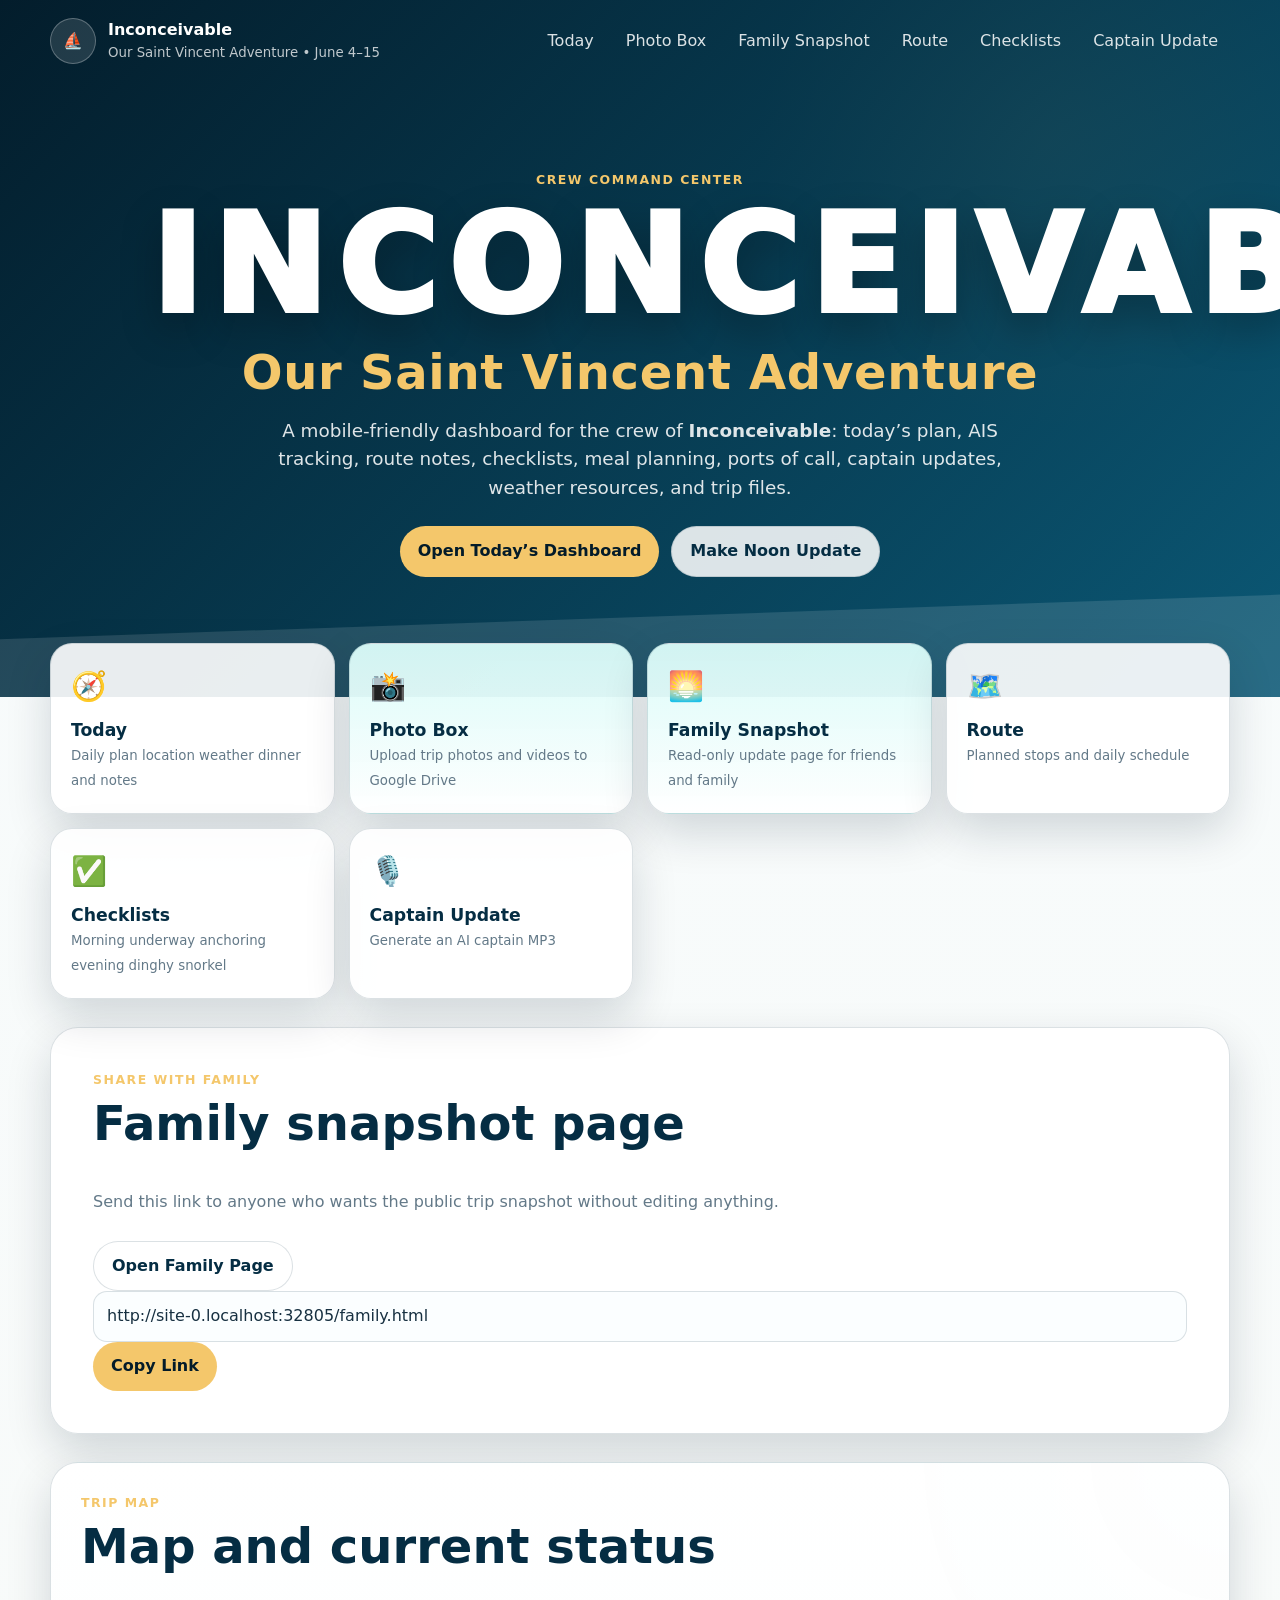
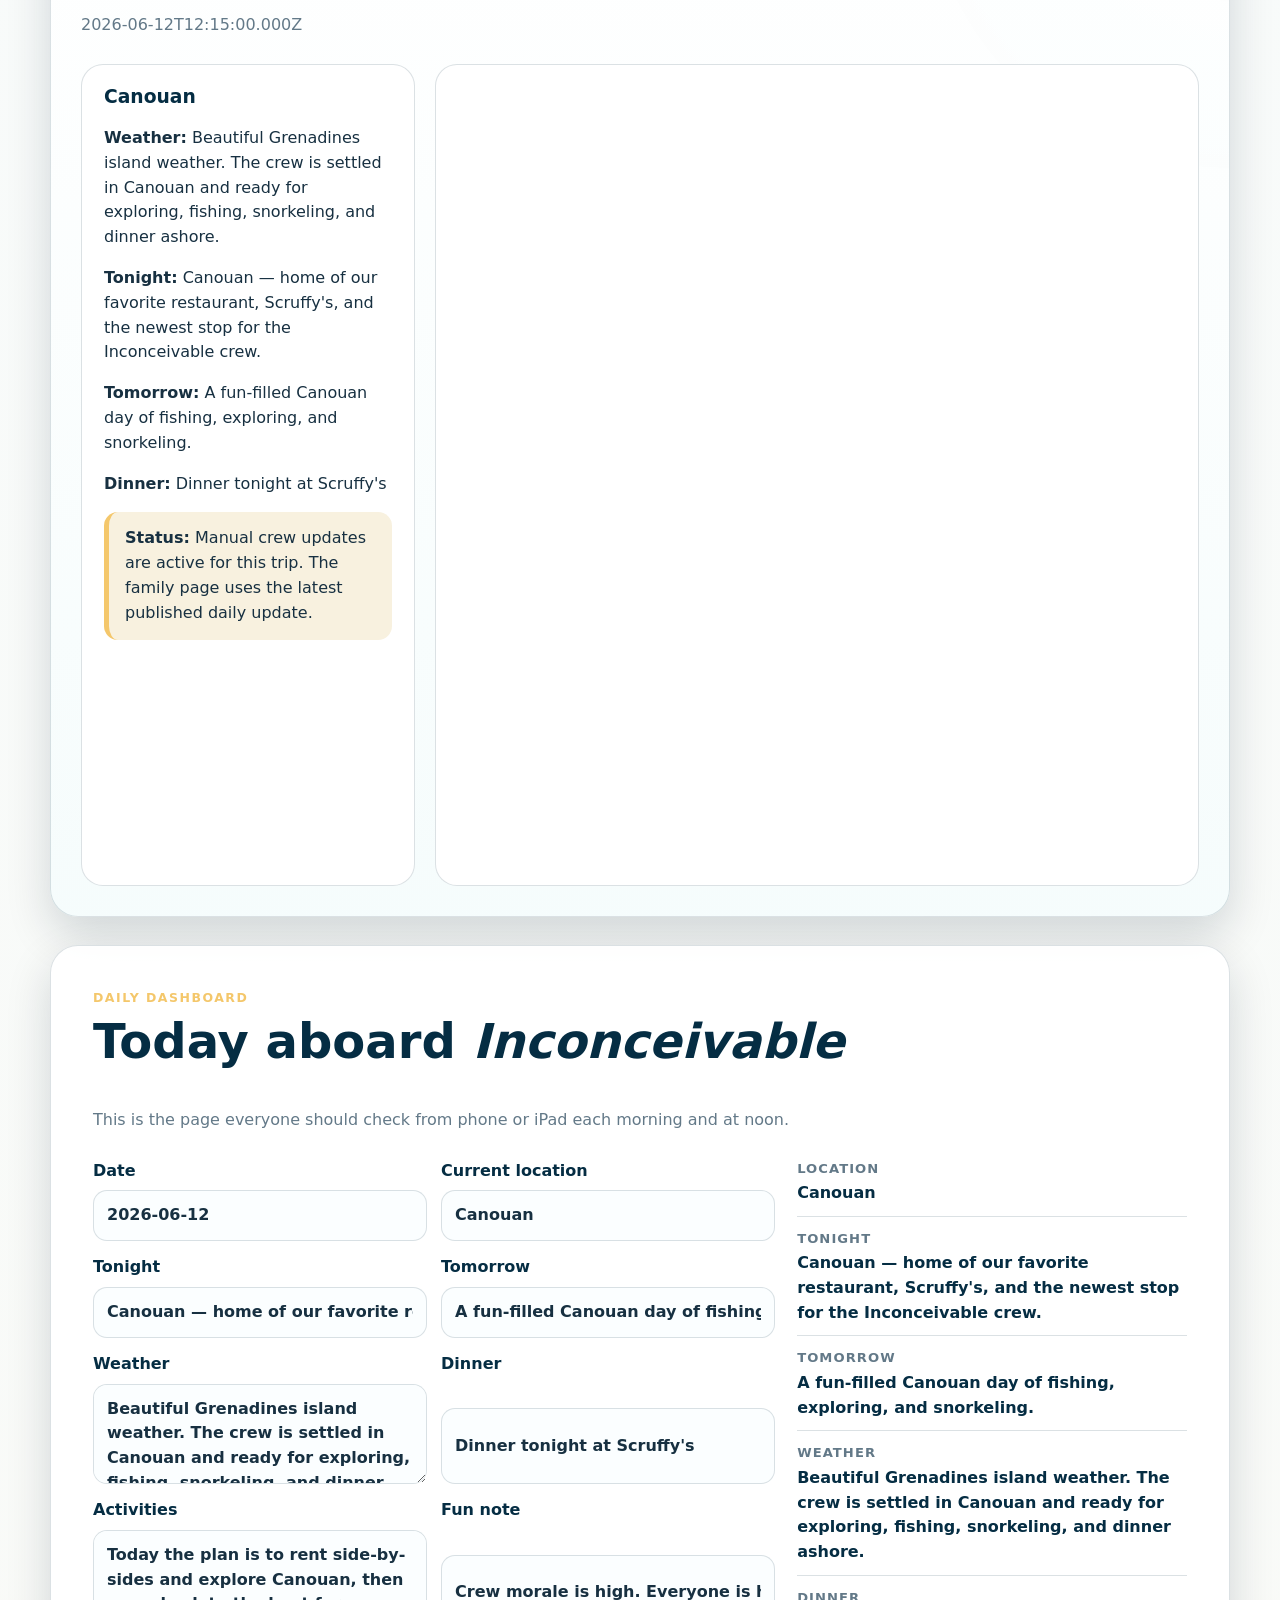
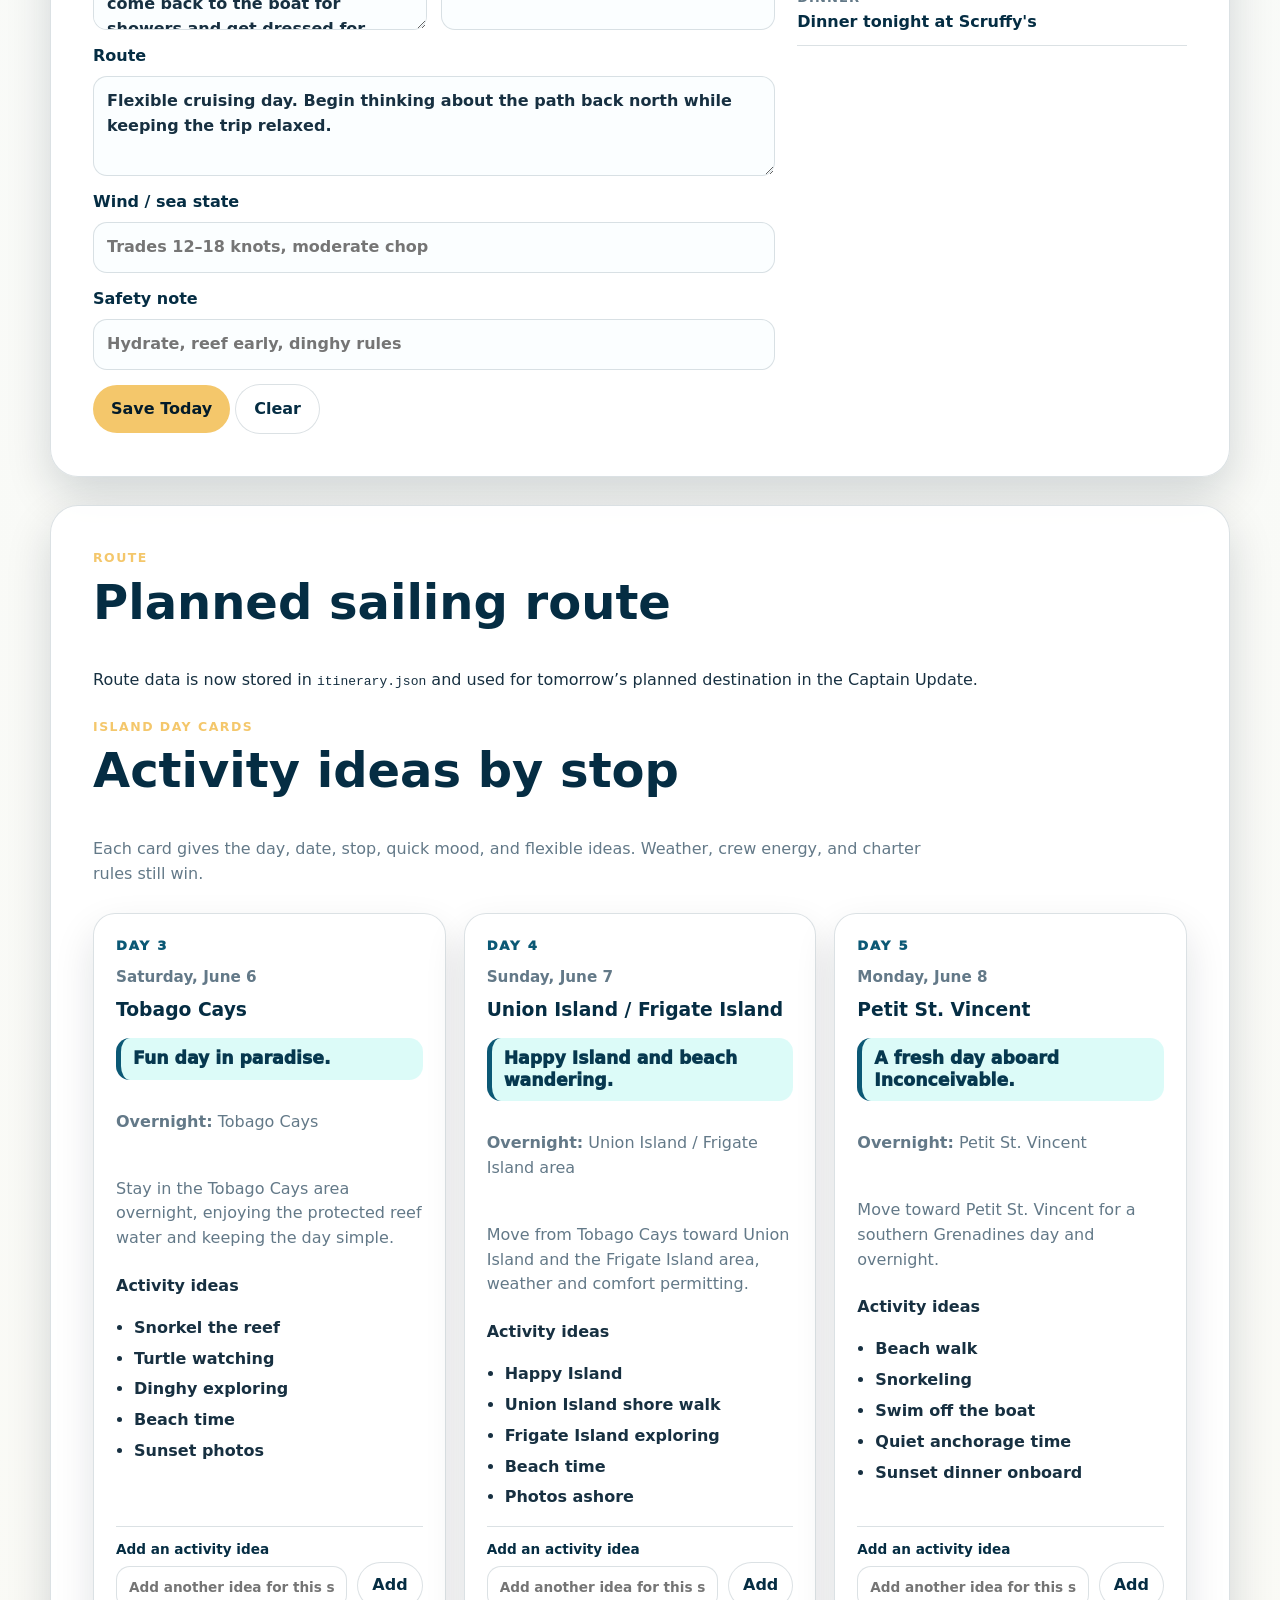
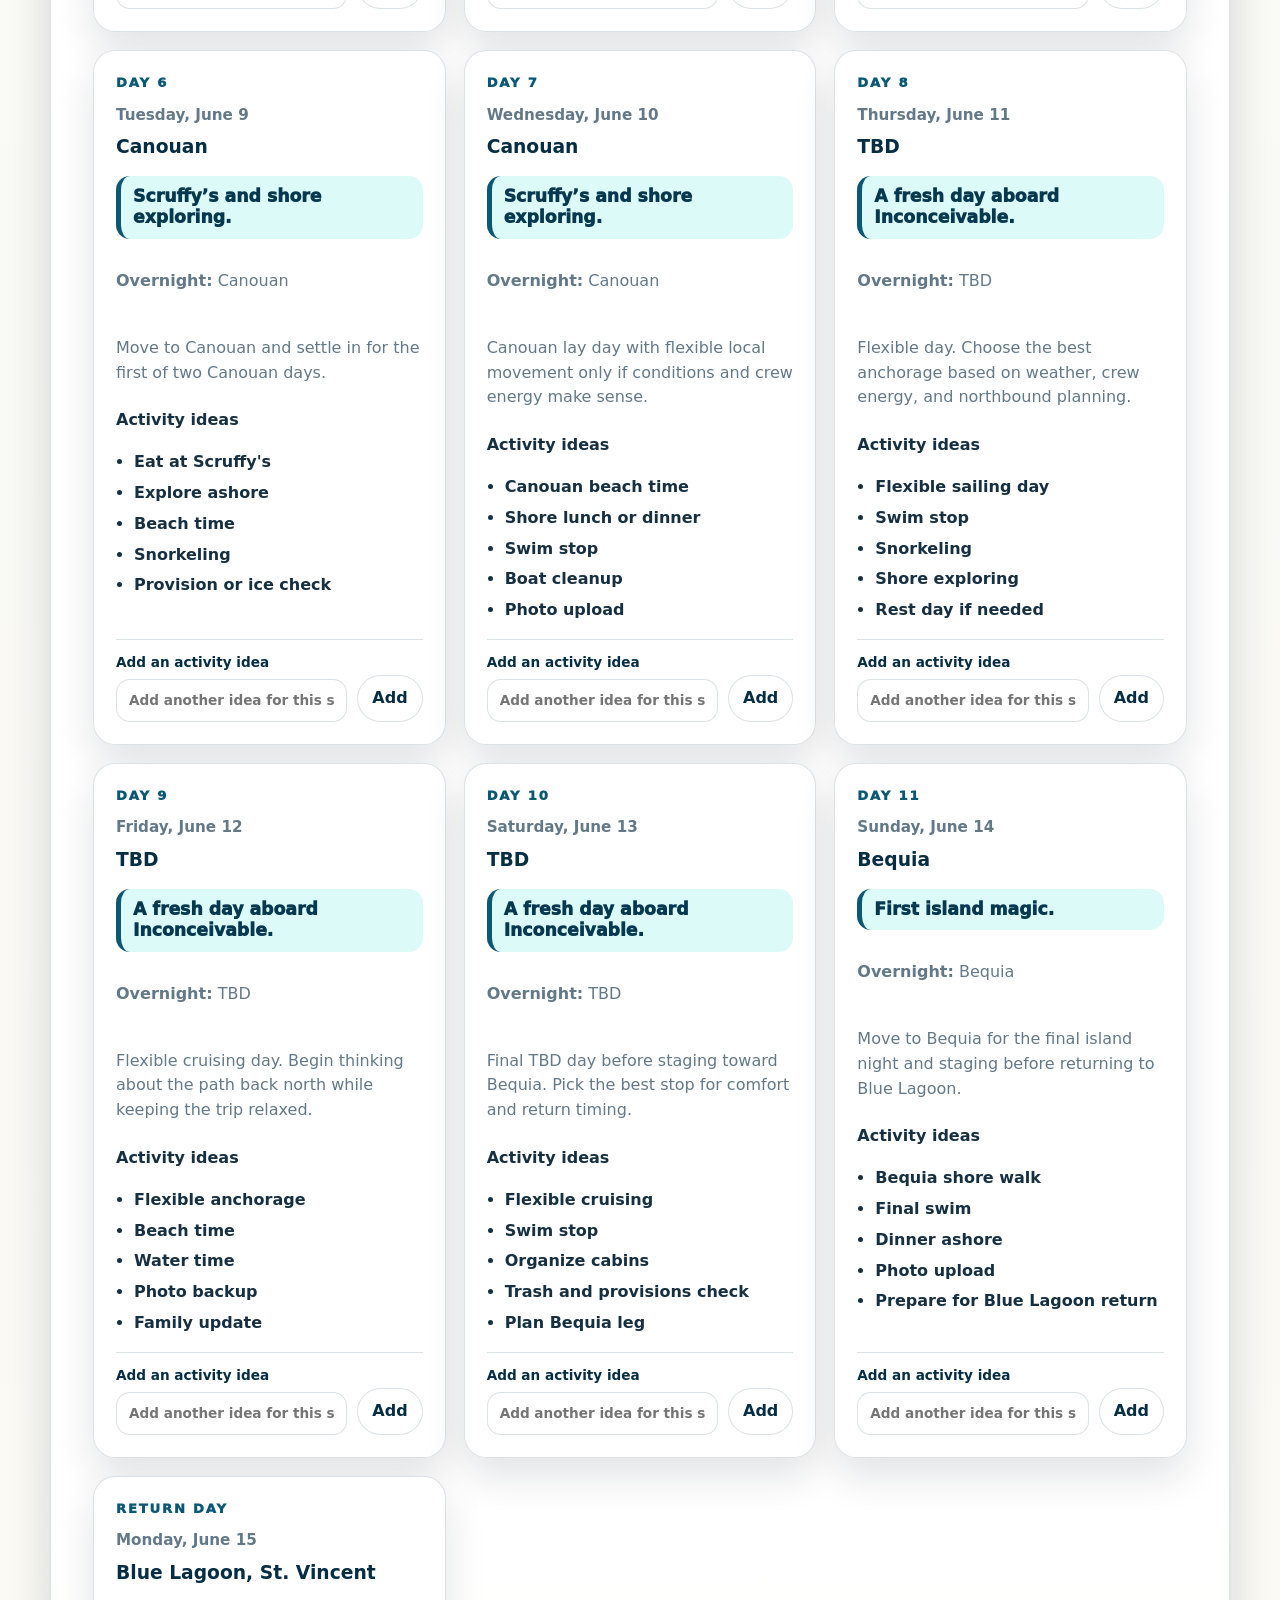
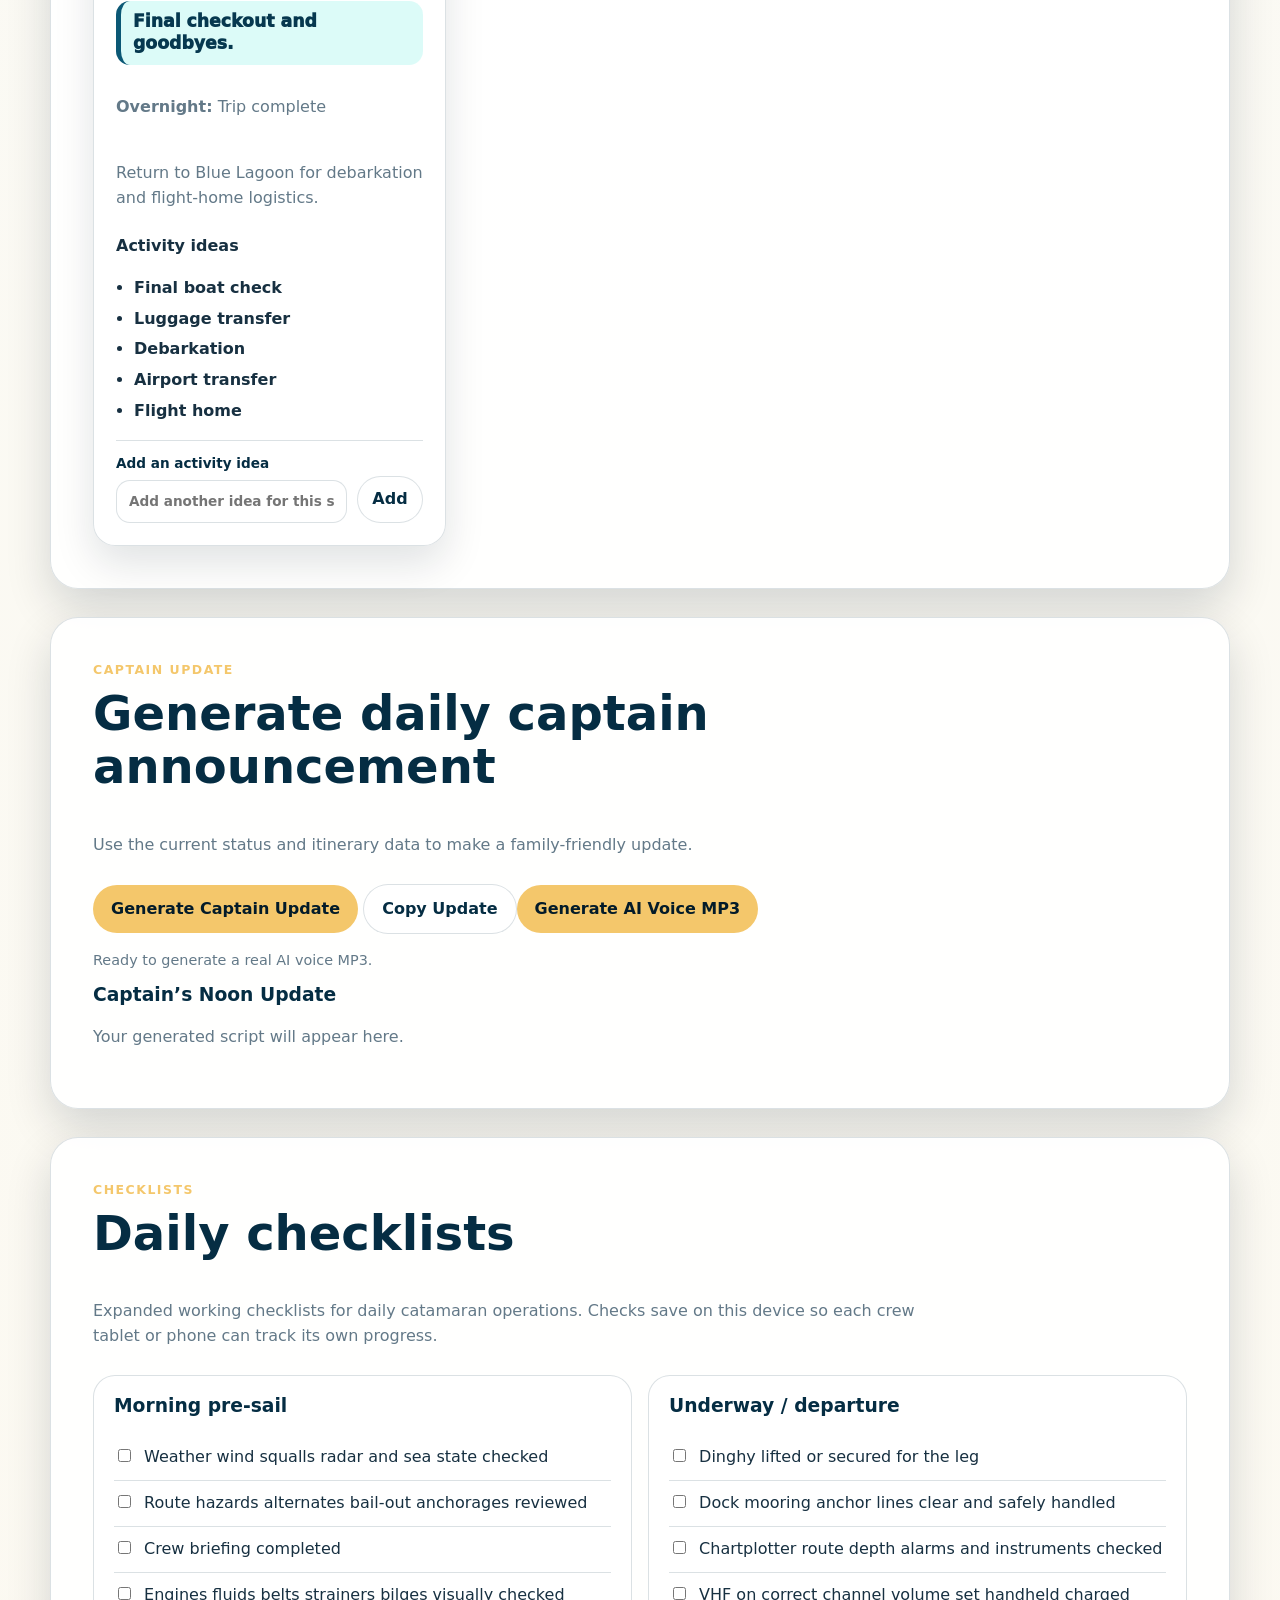
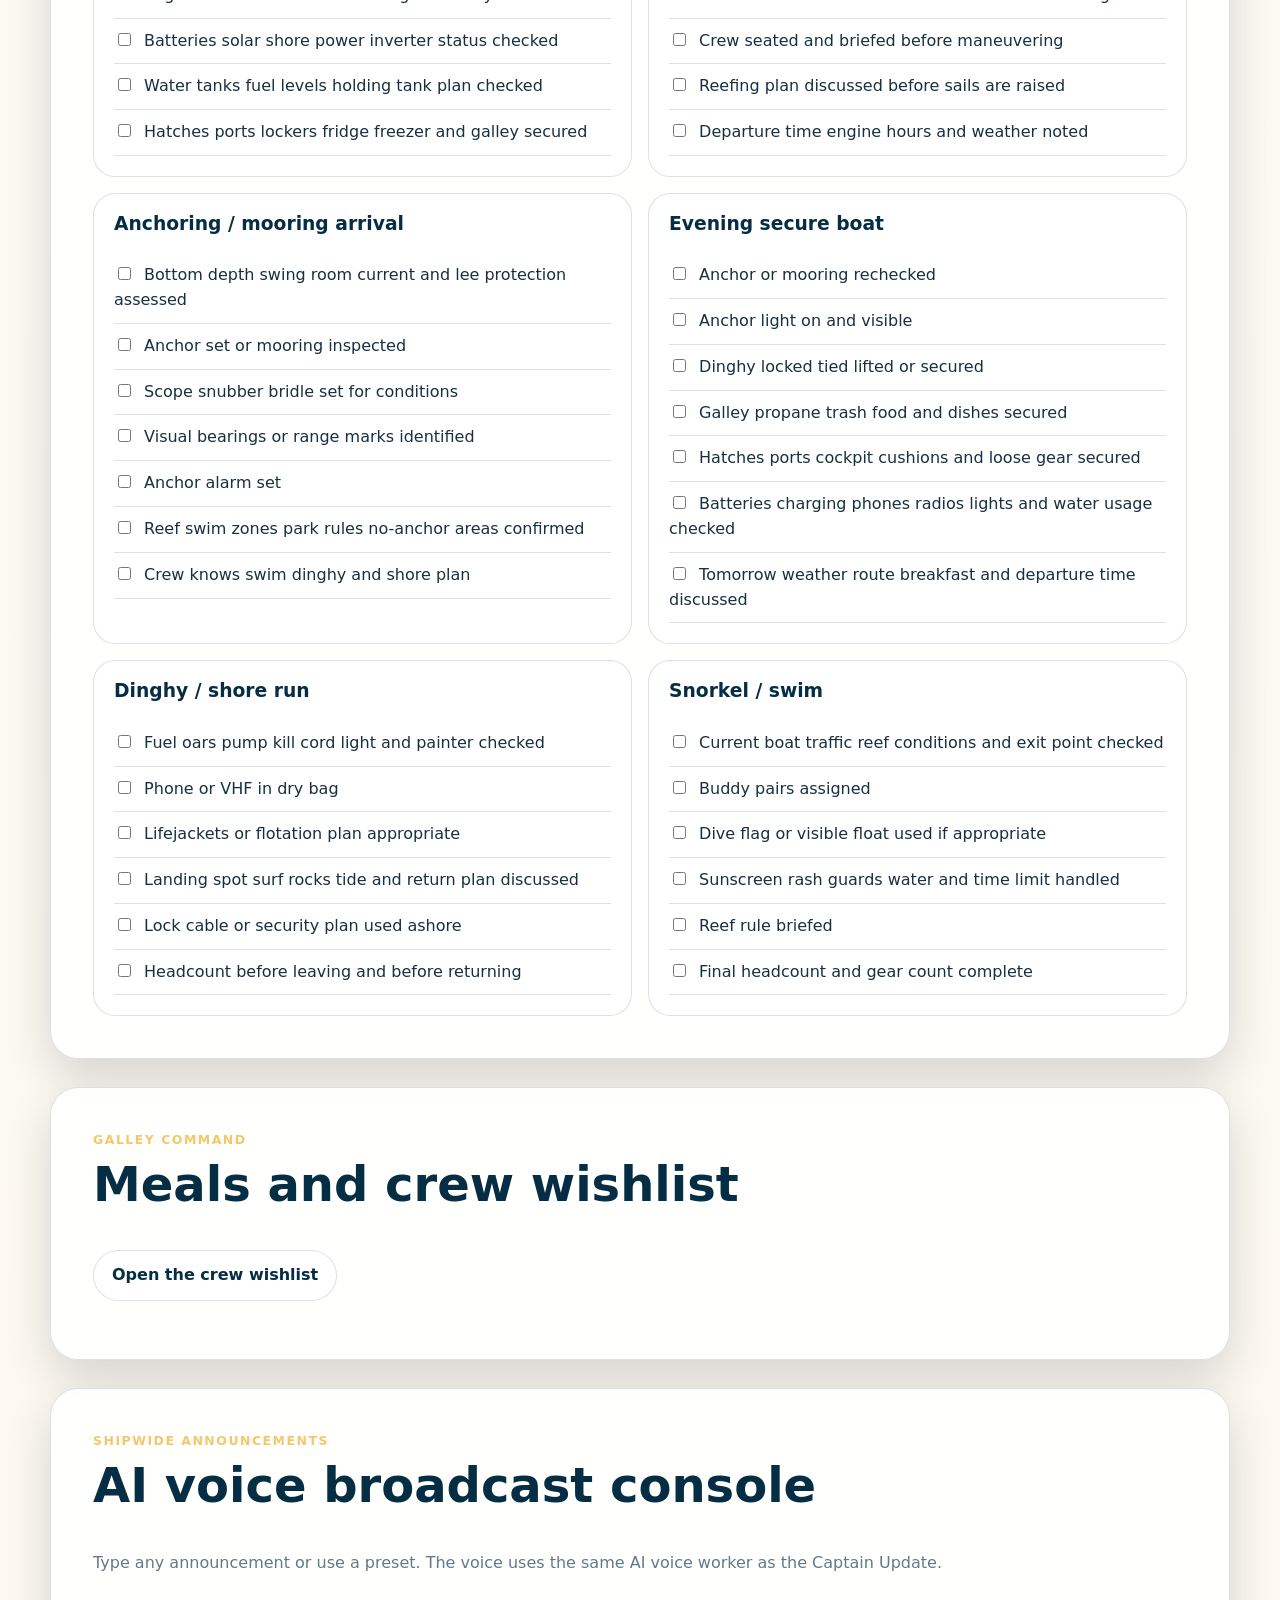
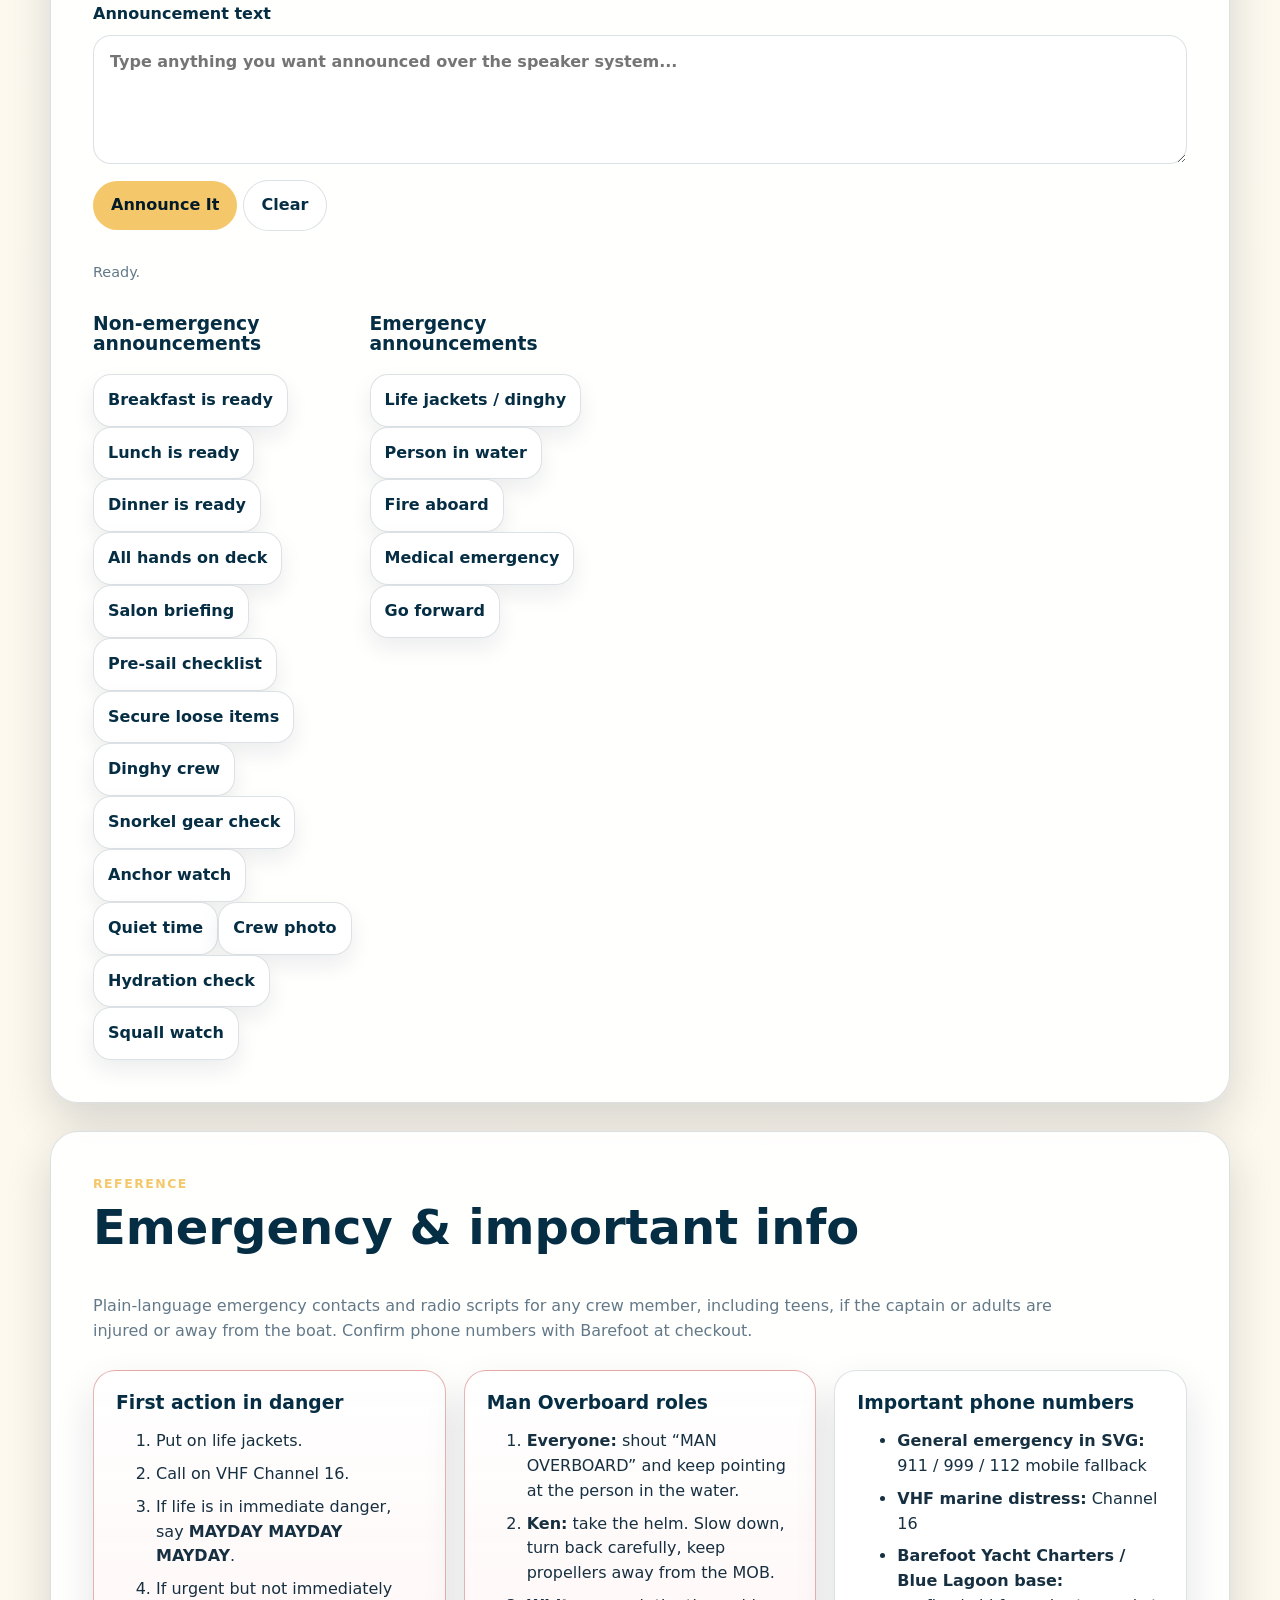
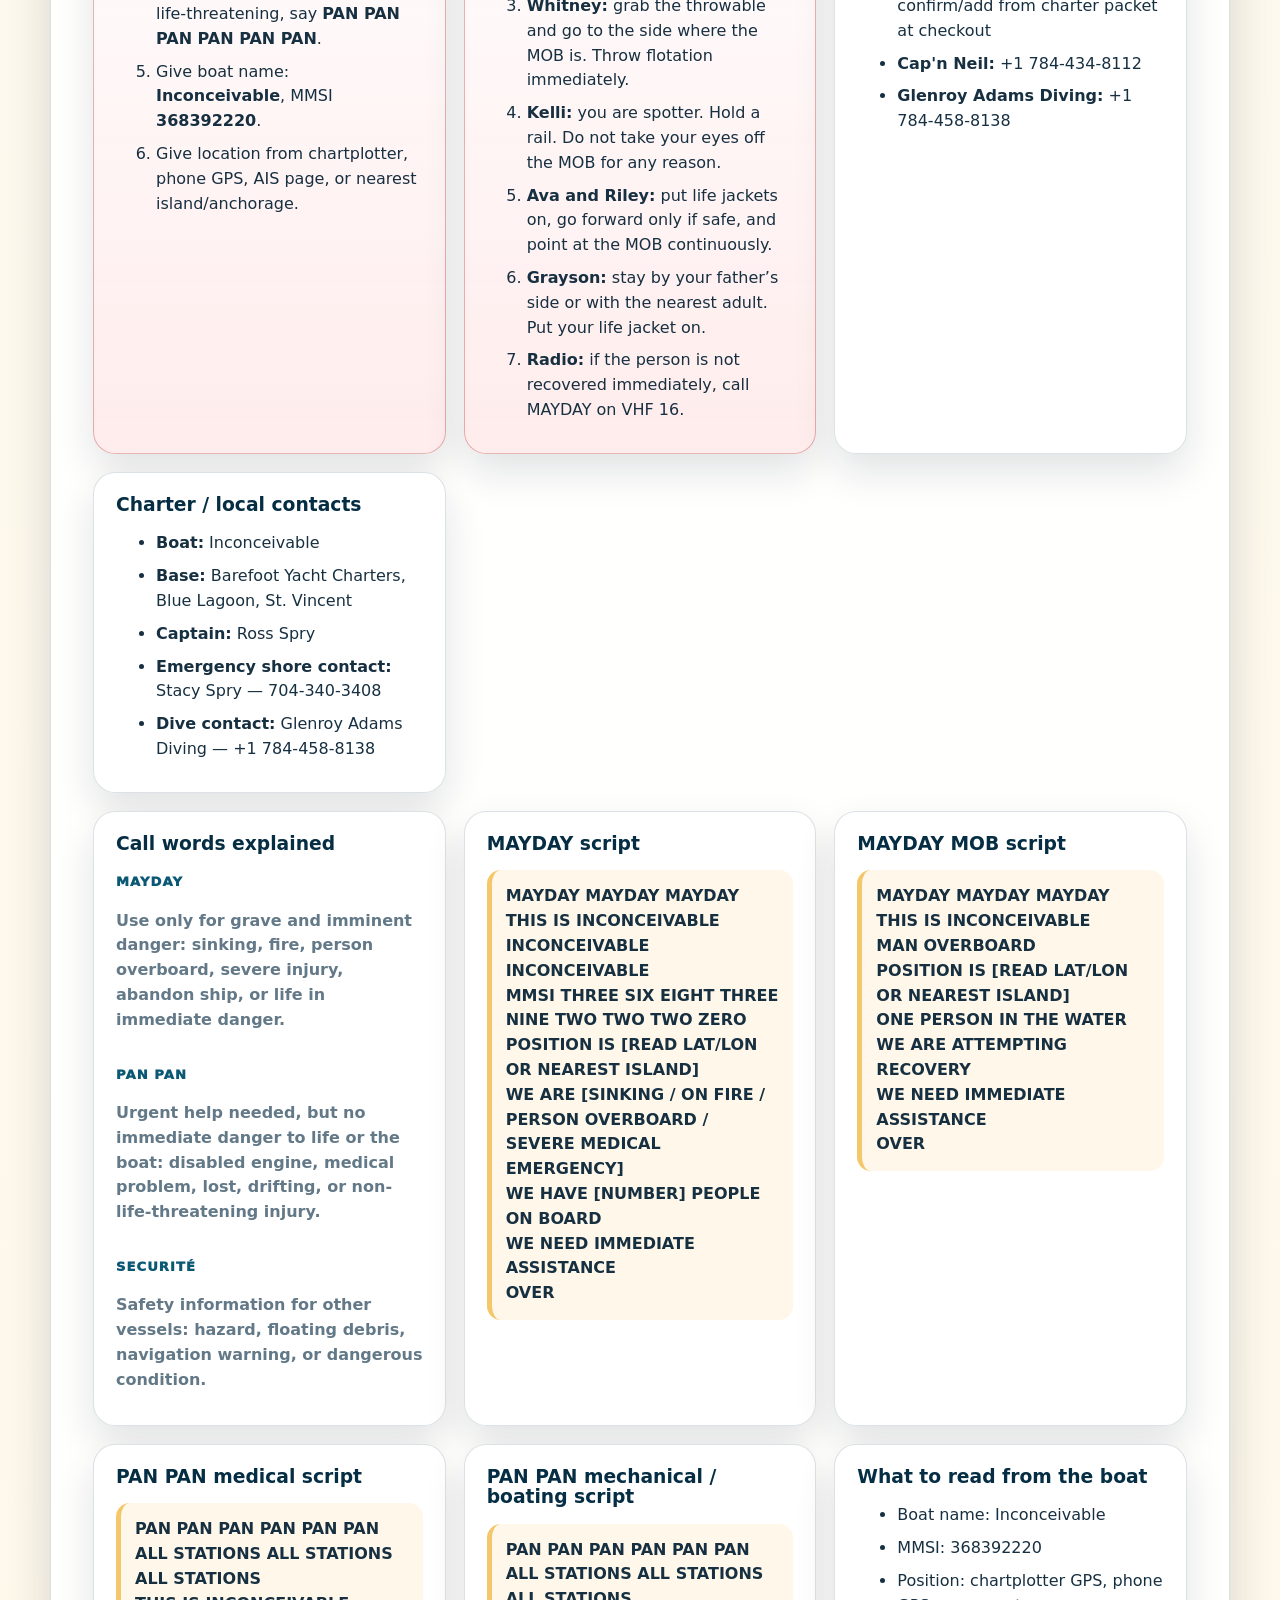
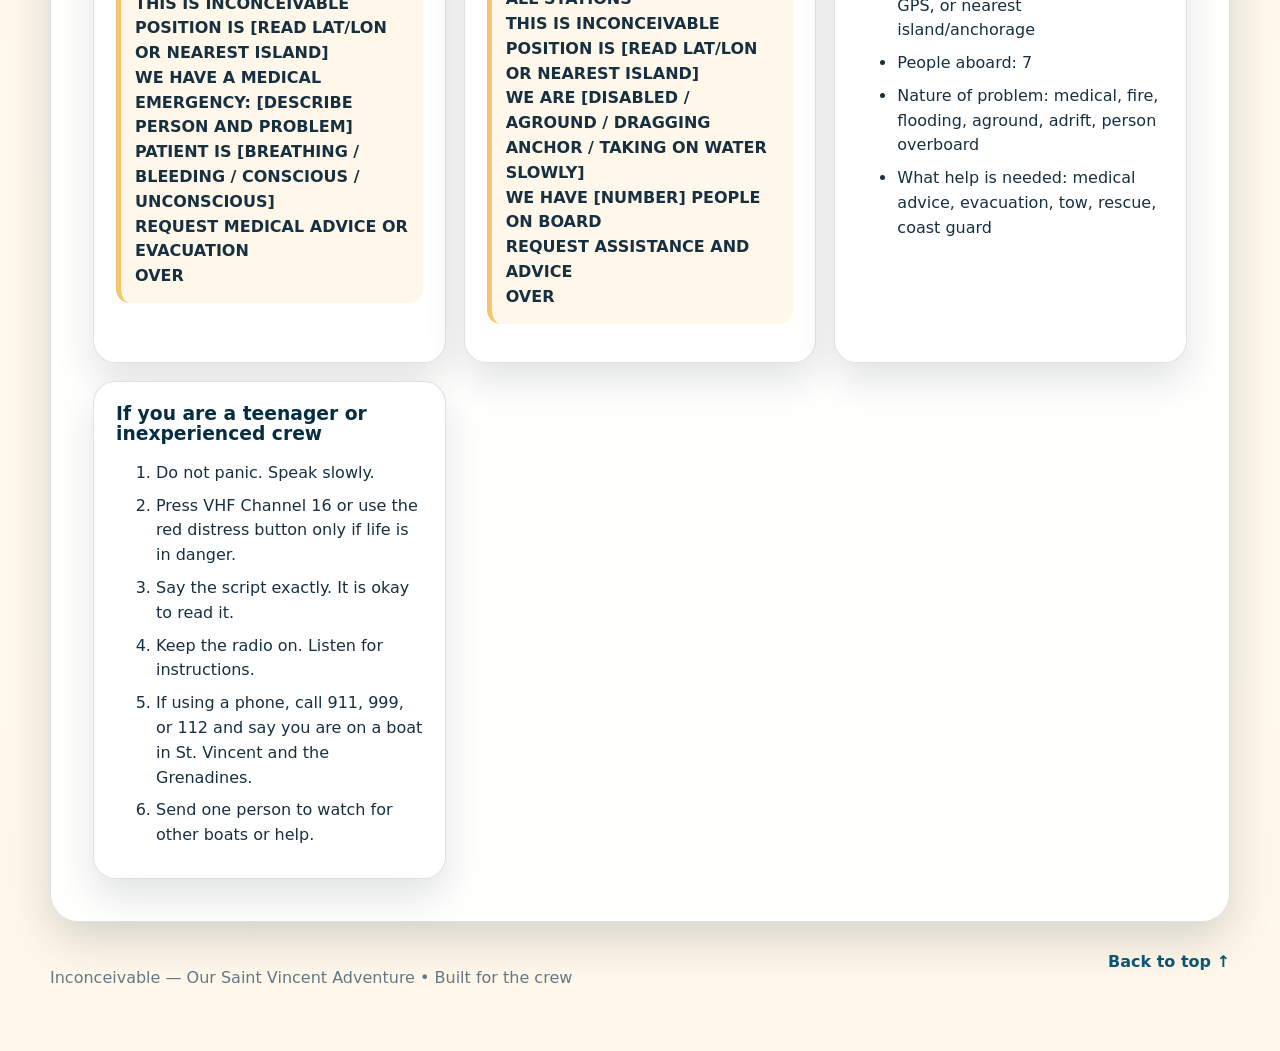
<file: index.html>
<!doctype html>
<html lang="en">
<head>
  <meta charset="utf-8" />
  <meta name="viewport" content="width=device-width, initial-scale=1" />
  <meta name="theme-color" content="#06384f" />
  <title>Inconceivable — Our Saint Vincent Adventure</title>
  <link rel="stylesheet" href="styles.css" />
  <link rel="stylesheet" href="trip-custom.css" />
</head>
<body>
  <header class="hero" id="top">
    <nav class="topbar" aria-label="Primary">
      <a class="brand" href="#top" aria-label="Inconceivable trip hub home">
        <span class="brand-mark">⛵</span>
        <span><strong>Inconceivable</strong><small>Our Saint Vincent Adventure • June 4–15</small></span>
      </a>
      <button class="nav-toggle" type="button" aria-expanded="false" aria-controls="navLinks">Menu</button>
      <div class="nav-links" id="navLinks">
        <a href="#today">Today</a>
        <a href="#tracker">Tracker</a>
        <a href="#route">Route</a>
        <a href="#captain">Captain Update</a>
        <a href="#checklists">Checklists</a>
        <a href="#emergency">Emergency</a>
      </div>
    </nav>

    <section class="hero-inner">
      <div class="hero-copy-wrap">
        <p class="eyebrow">Crew command center</p>
        <h1>Inconceivable — Our Saint Vincent Adventure</h1>
        <p class="hero-copy">A mobile-friendly dashboard for the crew of <strong>Inconceivable</strong>: today’s plan, AIS tracking, route notes, checklists, meal planning, ports of call, captain updates, weather resources, and trip files.</p>
        <div class="hero-actions">
          <a class="button primary" href="#today">Open Today’s Dashboard</a>
          <a class="button secondary" href="#tracker">Track the Boat</a>
          <a class="button secondary" href="#captain">Make Noon Update</a>
        </div>
      </div>
      <div class="hero-logo-card" aria-label="Inconceivable yacht logo">
        <p>St. Vincent &amp; The Grenadines • 2026</p>
      </div>
    </section>
  </header>

  <main>
    <section class="dashboard-grid quick-cards" aria-label="Quick access cards"></section>

    <section class="panel today-panel" id="today">
      <div class="section-heading">
        <p class="eyebrow">Daily dashboard</p>
        <h2>Today aboard <em>Inconceivable</em></h2>
        <p>This is the page everyone should check from phone or iPad each morning and at noon.</p>
      </div>
      <div class="today-layout">
        <form id="todayForm" class="today-form">
          <label>Date <input name="date" type="text" placeholder="June 4, 2026" /></label>
          <label>Current location <input name="location" type="text" placeholder="Blue Lagoon, St. Vincent" /></label>
          <label>Tonight <input name="tonight" type="text" placeholder="Blue Lagoon or Bequia" /></label>
          <label>Tomorrow <input name="tomorrow" type="text" placeholder="Bequia" /></label>
          <label>Weather <textarea name="weather" rows="3" placeholder="Wind, sea state, squalls, sun, etc."></textarea></label>
          <label>Dinner <input name="dinner" type="text" placeholder="Dinner onboard or ashore" /></label>
          <label>Activities <textarea name="activities" rows="3" placeholder="Snorkeling, fishing, beach time, shore run"></textarea></label>
          <label>Fun note <input name="fun" type="text" placeholder="Crew morale is high" /></label>
          <label>Route <textarea name="route" rows="3" placeholder="Today’s leg or anchorage plan"></textarea></label>
          <label>Wind / sea state <input name="wind" type="text" placeholder="Trades 12–18 knots, moderate chop" /></label>
          <label>Safety note <input name="safety" type="text" placeholder="Hydrate, reef early, dinghy rules" /></label>
          <div class="button-row">
            <button class="button primary" type="submit">Save Today</button>
            <button class="button secondary" id="resetToday" type="button">Clear</button>
          </div>
        </form>
        <dl id="statusSummary" class="status-summary"></dl>
      </div>
    </section>

    <section class="panel" id="tracker">
      <div class="section-heading">
        <p class="eyebrow">Tracking</p>
        <h2>AIS tracker</h2>
        <p>MMSI 368392220. The site automation tries AIS first, then holds the last known AIS position, then uses manual fallback only if no AIS position has ever been stored.</p>
      </div>
    </section>

    <section class="panel" id="route">
      <div class="section-heading"><p class="eyebrow">Route</p><h2>Planned sailing route</h2></div>
      <p>Route data is now stored in <code>itinerary.json</code> and used for tomorrow’s planned destination in the Captain Update.</p>
    </section>

    <section class="panel" id="captain">
      <div class="section-heading">
        <p class="eyebrow">Captain update</p>
        <h2>Generate daily captain announcement</h2>
        <p>Use the current status and itinerary data to make a family-friendly update.</p>
      </div>
      <div class="button-row">
        <button class="button primary" id="generateBroadcast" type="button">Generate Captain Update</button>
        <button class="button secondary" id="copyBroadcast" type="button">Copy Update</button>
      </div>
      <div id="broadcastOutput" class="broadcast-output"><h3>Captain’s Noon Update</h3><p class="muted">Your generated script will appear here.</p></div>
    </section>

    <section class="panel" id="checklists">
      <div class="section-heading"><p class="eyebrow">Checklists</p><h2>Daily checklists</h2><p>Expanded operational checklists save on this device.</p></div>
      <div class="checklist-board"></div>
    </section>

    <section class="panel" id="meals">
      <div class="section-heading">
        <p class="eyebrow">Galley command</p>
        <h2>Meals and crew wishlist</h2>
      </div>
      <p><a class="button secondary" href="wishlist.html">Open the crew wishlist</a></p>
    </section>

    <section class="panel" id="media">
      <div class="section-heading">
        <p class="eyebrow">Shipwide announcements</p>
        <h2>AI voice broadcast console</h2>
        <p>Type any announcement or use a preset. The voice uses the same AI voice worker as the Captain Update.</p>
      </div>
      <div class="announcement-console">
        <label>
          Announcement text
          <textarea id="announcementText" rows="4" placeholder="Type anything you want announced over the speaker system..."></textarea>
        </label>
        <div class="button-row">
          <button class="button primary" id="announceIt" type="button">Announce It</button>
          <button class="button secondary" id="clearAnnouncement" type="button">Clear</button>
        </div>
        <p class="tiny" id="announcementStatus">Ready.</p>
        <div class="preset-grid" id="announcementPresets" aria-label="Preset announcements"></div>
      </div>
    </section>

    <section class="panel emergency-panel" id="emergency">
      <div class="section-heading">
        <p class="eyebrow">Reference</p>
        <h2>Emergency &amp; important info</h2>
        <p>Plain-language emergency contacts and radio scripts for any crew member, including teens, if the captain or adults are injured or away from the boat. Confirm phone numbers with Barefoot at checkout.</p>
      </div>

      <div class="emergency-grid priority-grid">
        <article class="emergency-card emergency-red">
          <h3>First action in danger</h3>
          <ol>
            <li>Put on life jackets.</li>
            <li>Call on VHF Channel 16.</li>
            <li>If life is in immediate danger, say <strong>MAYDAY MAYDAY MAYDAY</strong>.</li>
            <li>If urgent but not immediately life-threatening, say <strong>PAN PAN PAN PAN PAN PAN</strong>.</li>
            <li>Give boat name: <strong>Inconceivable</strong>, MMSI <strong>368392220</strong>.</li>
            <li>Give location from chartplotter, phone GPS, AIS page, or nearest island/anchorage.</li>
          </ol>
        </article>

        <article class="emergency-card emergency-red">
          <h3>Man Overboard roles</h3>
          <ol>
            <li><strong>Everyone:</strong> shout “MAN OVERBOARD” and keep pointing at the person in the water.</li>
            <li><strong>Ken:</strong> take the helm. Slow down, turn back carefully, keep propellers away from the MOB.</li>
            <li><strong>Whitney:</strong> grab the throwable and go to the side where the MOB is. Throw flotation immediately.</li>
            <li><strong>Kelli:</strong> you are spotter. Hold a rail. Do not take your eyes off the MOB for any reason.</li>
            <li><strong>Ava and Riley:</strong> put life jackets on, go forward only if safe, and point at the MOB continuously.</li>
            <li><strong>Grayson:</strong> stay by your father’s side or with the nearest adult. Put your life jacket on.</li>
            <li><strong>Radio:</strong> if the person is not recovered immediately, call MAYDAY on VHF 16.</li>
          </ol>
        </article>

        <article class="emergency-card">
          <h3>Important phone numbers</h3>
          <ul class="contact-list">
            <li><strong>General emergency in SVG:</strong> 911 / 999 / 112 mobile fallback</li>
            <li><strong>VHF marine distress:</strong> Channel 16</li>
            <li><strong>Barefoot Yacht Charters / Blue Lagoon base:</strong> confirm/add from charter packet at checkout</li>
            <li><strong>Cap'n Neil:</strong> +1 784-434-8112</li>
            <li><strong>Glenroy Adams Diving:</strong> +1 784-458-8138</li>
          </ul>
        </article>

        <article class="emergency-card">
          <h3>Charter / local contacts</h3>
          <ul class="contact-list">
            <li><strong>Boat:</strong> Inconceivable</li>
            <li><strong>Base:</strong> Barefoot Yacht Charters, Blue Lagoon, St. Vincent</li>
            <li><strong>Captain:</strong> Ross Spry</li>
            <li><strong>Emergency shore contact:</strong> Stacy Spry — 704-340-3408</li>
            <li><strong>Dive contact:</strong> Glenroy Adams Diving — +1 784-458-8138</li>
          </ul>
        </article>
      </div>

      <div class="emergency-grid">
        <article class="emergency-card">
          <h3>Call words explained</h3>
          <dl class="radio-tags">
            <dt>MAYDAY</dt><dd>Use only for grave and imminent danger: sinking, fire, person overboard, severe injury, abandon ship, or life in immediate danger.</dd>
            <dt>PAN PAN</dt><dd>Urgent help needed, but no immediate danger to life or the boat: disabled engine, medical problem, lost, drifting, or non-life-threatening injury.</dd>
            <dt>SECURITÉ</dt><dd>Safety information for other vessels: hazard, floating debris, navigation warning, or dangerous condition.</dd>
          </dl>
        </article>

        <article class="emergency-card">
          <h3>MAYDAY script</h3>
          <p class="script-block">MAYDAY MAYDAY MAYDAY<br>THIS IS INCONCEIVABLE INCONCEIVABLE INCONCEIVABLE<br>MMSI THREE SIX EIGHT THREE NINE TWO TWO TWO ZERO<br>POSITION IS [READ LAT/LON OR NEAREST ISLAND]<br>WE ARE [SINKING / ON FIRE / PERSON OVERBOARD / SEVERE MEDICAL EMERGENCY]<br>WE HAVE [NUMBER] PEOPLE ON BOARD<br>WE NEED IMMEDIATE ASSISTANCE<br>OVER</p>
        </article>

        <article class="emergency-card">
          <h3>MAYDAY MOB script</h3>
          <p class="script-block">MAYDAY MAYDAY MAYDAY<br>THIS IS INCONCEIVABLE<br>MAN OVERBOARD<br>POSITION IS [READ LAT/LON OR NEAREST ISLAND]<br>ONE PERSON IN THE WATER<br>WE ARE ATTEMPTING RECOVERY<br>WE NEED IMMEDIATE ASSISTANCE<br>OVER</p>
        </article>

        <article class="emergency-card">
          <h3>PAN PAN medical script</h3>
          <p class="script-block">PAN PAN PAN PAN PAN PAN<br>ALL STATIONS ALL STATIONS ALL STATIONS<br>THIS IS INCONCEIVABLE<br>POSITION IS [READ LAT/LON OR NEAREST ISLAND]<br>WE HAVE A MEDICAL EMERGENCY: [DESCRIBE PERSON AND PROBLEM]<br>PATIENT IS [BREATHING / BLEEDING / CONSCIOUS / UNCONSCIOUS]<br>REQUEST MEDICAL ADVICE OR EVACUATION<br>OVER</p>
        </article>

        <article class="emergency-card">
          <h3>PAN PAN mechanical / boating script</h3>
          <p class="script-block">PAN PAN PAN PAN PAN PAN<br>ALL STATIONS ALL STATIONS ALL STATIONS<br>THIS IS INCONCEIVABLE<br>POSITION IS [READ LAT/LON OR NEAREST ISLAND]<br>WE ARE [DISABLED / AGROUND / DRAGGING ANCHOR / TAKING ON WATER SLOWLY]<br>WE HAVE [NUMBER] PEOPLE ON BOARD<br>REQUEST ASSISTANCE AND ADVICE<br>OVER</p>
        </article>

        <article class="emergency-card">
          <h3>What to read from the boat</h3>
          <ul>
            <li>Boat name: Inconceivable</li>
            <li>MMSI: 368392220</li>
            <li>Position: chartplotter GPS, phone GPS, or nearest island/anchorage</li>
            <li>People aboard: 7</li>
            <li>Nature of problem: medical, fire, flooding, aground, adrift, person overboard</li>
            <li>What help is needed: medical advice, evacuation, tow, rescue, coast guard</li>
          </ul>
        </article>

        <article class="emergency-card">
          <h3>If you are a teenager or inexperienced crew</h3>
          <ol>
            <li>Do not panic. Speak slowly.</li>
            <li>Press VHF Channel 16 or use the red distress button only if life is in danger.</li>
            <li>Say the script exactly. It is okay to read it.</li>
            <li>Keep the radio on. Listen for instructions.</li>
            <li>If using a phone, call 911, 999, or 112 and say you are on a boat in St. Vincent and the Grenadines.</li>
            <li>Send one person to watch for other boats or help.</li>
          </ol>
        </article>
      </div>
    </section>
  </main>

  <footer>
    <p>Inconceivable — Our Saint Vincent Adventure • Built for the crew</p>
    <a href="#top">Back to top ↑</a>
  </footer>

  <script src="app.js"></script>
  <script src="dashboard-updates.js"></script>
  <script src="itinerary-ideas.js"></script>
  <script src="pa-announcer.js"></script>
</body>
</html>
</file>
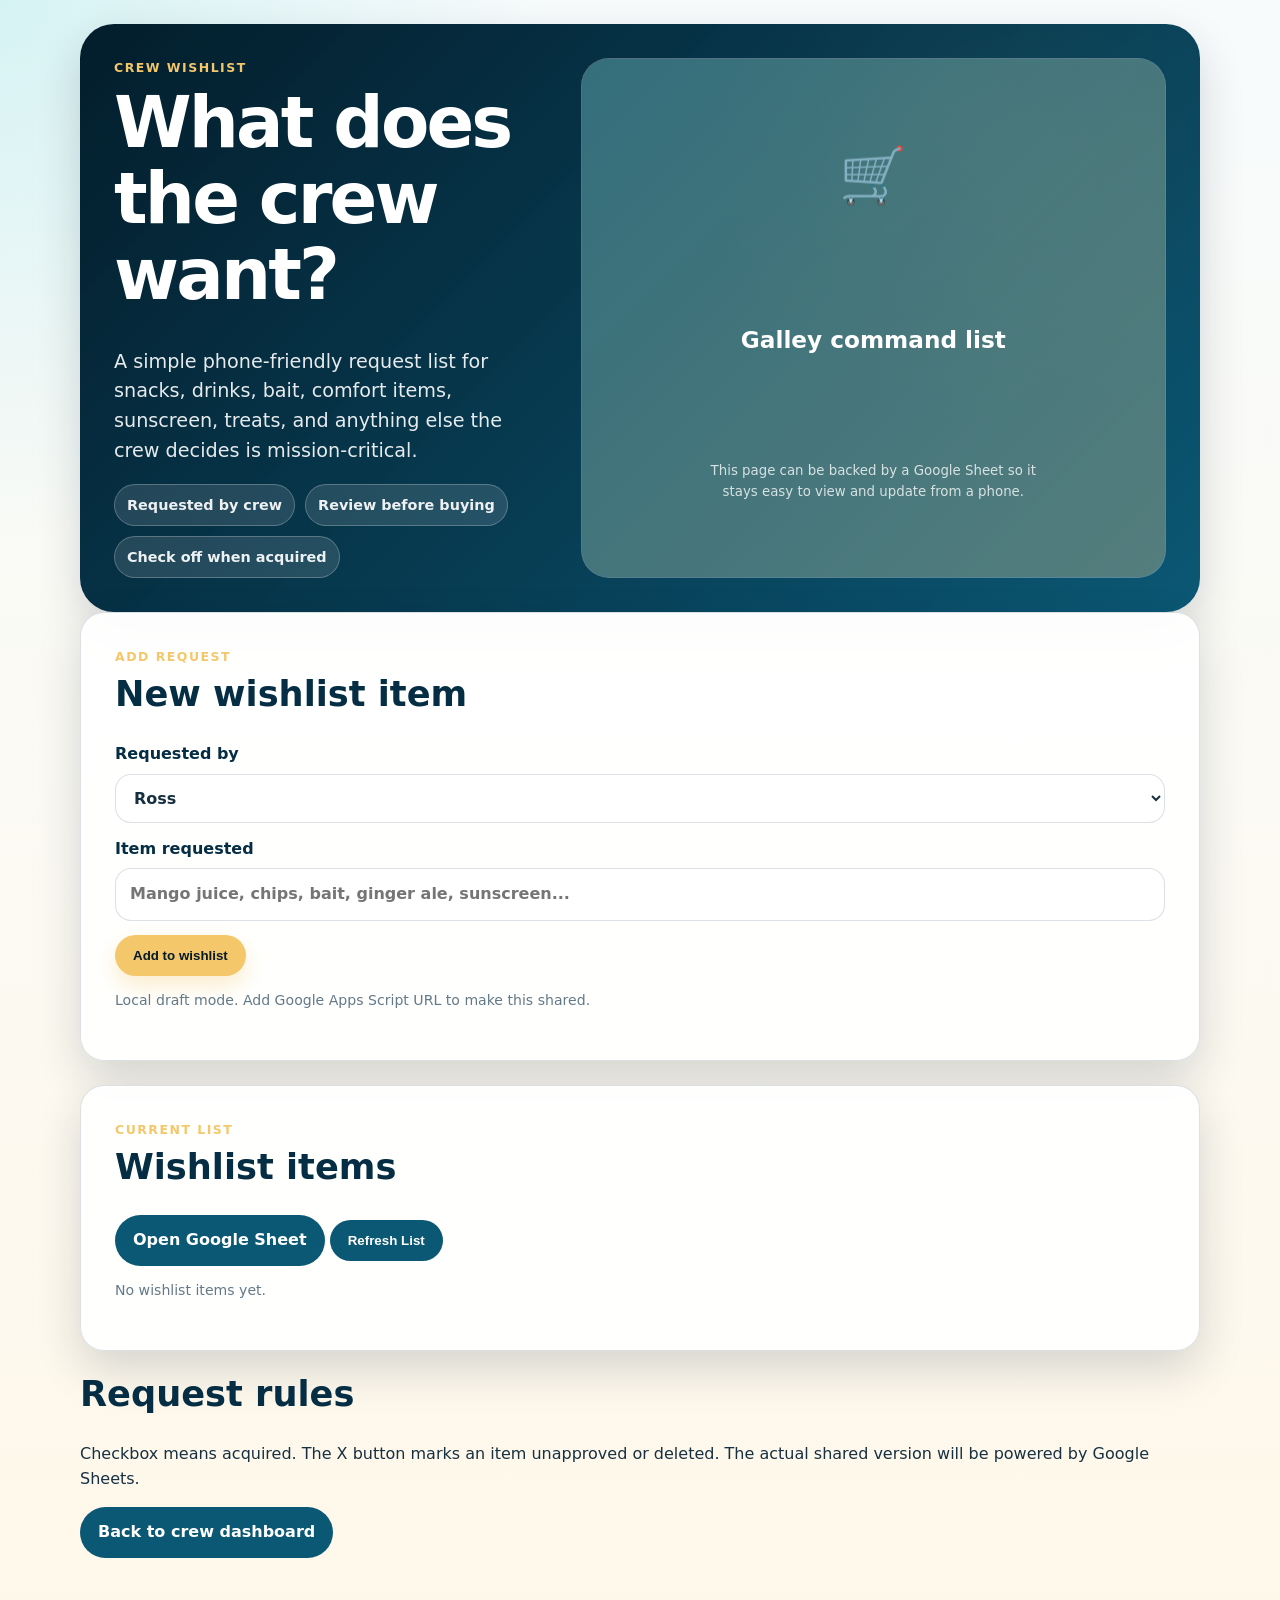
<file: wishlist.html>
<!doctype html>
<html lang="en">
<head>
  <meta charset="utf-8" />
  <meta name="viewport" content="width=device-width, initial-scale=1" />
  <meta name="theme-color" content="#06384f" />
  <title>Inconceivable Crew Wishlist</title>
  <link rel="stylesheet" href="family.css" />
</head>
<body>
  <main class="snapshot-page wishlist-page">
    <section class="snapshot-hero snapshot-hero-new wishlist-hero">
      <div class="hero-text">
        <p class="eyebrow">Crew wishlist</p>
        <h1>What does the crew want?</h1>
        <p class="lead">A simple phone-friendly request list for snacks, drinks, bait, comfort items, sunscreen, treats, and anything else the crew decides is mission-critical.</p>
        <div class="snapshot-pills">
          <span>Requested by crew</span>
          <span>Review before buying</span>
          <span>Check off when acquired</span>
        </div>
      </div>
      <div class="main-photo-card wishlist-card-top">
        <div class="main-photo-placeholder">
          <span>🛒</span>
          <strong>Galley command list</strong>
          <small>This page can be backed by a Google Sheet so it stays easy to view and update from a phone.</small>
        </div>
      </div>
    </section>

    <section class="message-section">
      <p class="eyebrow">Add request</p>
      <h2>New wishlist item</h2>
      <form id="wishlistForm" class="family-form">
        <label>
          Requested by
          <select name="requestedBy" required>
            <option>Ross</option>
            <option>Whitney</option>
            <option>Ken</option>
            <option>Kelli</option>
            <option>Ava</option>
            <option>Riley</option>
            <option>Grayson</option>
            <option>Whole crew</option>
          </select>
        </label>
        <label>
          Item requested
          <input name="item" type="text" placeholder="Mango juice, chips, bait, ginger ale, sunscreen..." required />
        </label>
        <button class="button primary" type="submit">Add to wishlist</button>
      </form>
      <p class="tiny" id="wishlistStatus">Connect the Google Apps Script URL in wishlist.js to make this shared.</p>
    </section>

    <section class="photo-section">
      <p class="eyebrow">Current list</p>
      <h2>Wishlist items</h2>
      <div class="wishlist-actions">
        <a class="button secondary" id="openWishlistSheet" href="#" target="_blank" rel="noreferrer">Open Google Sheet</a>
        <button class="button secondary" id="refreshWishlist" type="button">Refresh List</button>
      </div>
      <div class="wishlist-list" id="wishlistList">
        <p class="tiny">No shared list loaded yet.</p>
      </div>
    </section>

    <section class="snapshot-footer-card">
      <h2>Request rules</h2>
      <p>Checkbox means acquired. The X button marks an item unapproved or deleted. The actual shared version will be powered by Google Sheets.</p>
      <p><a class="button secondary" href="index.html">Back to crew dashboard</a></p>
    </section>
  </main>
  <script src="wishlist.js"></script>
</body>
</html>
</file>
<file: styles.css>
:root {
  --navy: #052d43;
  --deep: #031b29;
  --blue: #0b5875;
  --aqua: #5fd4d8;
  --sea: #d9fbf8;
  --gold: #f4c76b;
  --sand: #f8f1df;
  --paper: #ffffff;
  --ink: #173041;
  --muted: #637988;
  --line: rgba(5, 45, 67, 0.14);
  --shadow: 0 18px 45px rgba(3, 27, 41, 0.16);
  --radius: 22px;
}

* { box-sizing: border-box; }
html { scroll-behavior: smooth; }
body {
  margin: 0;
  font-family: ui-sans-serif, system-ui, -apple-system, BlinkMacSystemFont, "Segoe UI", sans-serif;
  color: var(--ink);
  background:
    radial-gradient(circle at top left, rgba(95, 212, 216, 0.22), transparent 34rem),
    linear-gradient(180deg, #f7fbfc 0%, #fff8ea 100%);
  line-height: 1.55;
}

a { color: inherit; }
button, input, textarea { font: inherit; }

.hero {
  min-height: 72vh;
  background:
    linear-gradient(135deg, rgba(3, 27, 41, 0.93), rgba(11, 88, 117, 0.82)),
    radial-gradient(circle at 82% 20%, rgba(244, 199, 107, 0.28), transparent 18rem),
    linear-gradient(135deg, #06384f, #0b5875);
  color: white;
  overflow: hidden;
  position: relative;
}

.hero::after {
  content: "";
  position: absolute;
  inset: auto -10% -40px -10%;
  height: 120px;
  background: rgba(255, 255, 255, 0.12);
  transform: rotate(-2deg);
}

.topbar {
  width: min(1180px, calc(100% - 32px));
  margin: 0 auto;
  padding: 18px 0;
  display: flex;
  justify-content: space-between;
  align-items: center;
  gap: 18px;
  position: relative;
  z-index: 2;
}

.brand {
  display: flex;
  gap: 12px;
  align-items: center;
  text-decoration: none;
}
.brand-mark {
  width: 46px;
  height: 46px;
  display: grid;
  place-items: center;
  border: 1px solid rgba(255,255,255,.28);
  border-radius: 50%;
  background: rgba(255,255,255,.12);
}
.brand small { display: block; color: rgba(255,255,255,.75); }

.nav-toggle {
  display: none;
  border: 1px solid rgba(255,255,255,.35);
  color: white;
  background: rgba(255,255,255,.1);
  border-radius: 999px;
  padding: 10px 14px;
}
.nav-links { display: flex; gap: 8px; align-items: center; flex-wrap: wrap; }
.nav-links a {
  text-decoration: none;
  color: rgba(255,255,255,.86);
  padding: 9px 12px;
  border-radius: 999px;
}
.nav-links a:hover { background: rgba(255,255,255,.13); color: white; }

.hero-inner {
  width: min(1180px, calc(100% - 32px));
  margin: 0 auto;
  padding: 88px 0 120px;
  position: relative;
  z-index: 1;
}
.eyebrow {
  margin: 0 0 8px;
  color: var(--gold);
  font-weight: 800;
  text-transform: uppercase;
  letter-spacing: .12em;
  font-size: .78rem;
}
h1, h2, h3, h4 { line-height: 1.1; margin-top: 0; }
h1 { font-size: clamp(2.4rem, 6vw, 5.4rem); max-width: 920px; margin-bottom: 18px; }
h2 { font-size: clamp(1.7rem, 4vw, 3rem); color: var(--navy); }
h3 { color: var(--navy); }
.hero-copy { max-width: 760px; font-size: 1.15rem; color: rgba(255,255,255,.87); }
.hero-actions, .form-actions { display: flex; flex-wrap: wrap; gap: 12px; margin-top: 24px; }

.button {
  border: 0;
  border-radius: 999px;
  padding: 12px 18px;
  text-decoration: none;
  display: inline-flex;
  align-items: center;
  justify-content: center;
  gap: 8px;
  cursor: pointer;
  font-weight: 800;
  transition: transform .15s ease, box-shadow .15s ease;
}
.button:hover { transform: translateY(-1px); box-shadow: var(--shadow); }
.button.primary { background: var(--gold); color: var(--deep); }
.button.secondary { background: rgba(255,255,255,.86); color: var(--navy); border: 1px solid var(--line); }
.panel .button.secondary { background: var(--paper); }

main {
  width: min(1180px, calc(100% - 32px));
  margin: -54px auto 0;
  position: relative;
  z-index: 3;
}
.dashboard-grid { display: grid; grid-template-columns: repeat(6, 1fr); gap: 14px; }
.quick-cards { margin-bottom: 28px; }
.quick-card {
  grid-column: span 2;
  min-height: 150px;
  padding: 20px;
  border-radius: var(--radius);
  text-decoration: none;
  background: rgba(255,255,255,.9);
  border: 1px solid var(--line);
  box-shadow: var(--shadow);
}
.quick-card span { font-size: 1.8rem; }
.quick-card strong { display: block; margin-top: 8px; color: var(--navy); font-size: 1.08rem; }
.quick-card small { color: var(--muted); }

.panel {
  background: rgba(255,255,255,.92);
  border: 1px solid var(--line);
  border-radius: calc(var(--radius) + 6px);
  padding: clamp(22px, 4vw, 42px);
  box-shadow: var(--shadow);
  margin-bottom: 28px;
}
.section-heading { max-width: 850px; margin-bottom: 26px; }
.section-heading p:last-child { color: var(--muted); }
.today-layout, .broadcast-layout, .two-column {
  display: grid;
  grid-template-columns: minmax(0, 1.4fr) minmax(300px, .8fr);
  gap: 22px;
  align-items: start;
}
.today-form {
  display: grid;
  grid-template-columns: repeat(2, minmax(0, 1fr));
  gap: 14px;
}
.today-form label { display: grid; gap: 7px; font-weight: 800; color: var(--navy); }
.today-form label:nth-last-of-type(-n+3) { grid-column: 1 / -1; }
input, textarea {
  width: 100%;
  border: 1px solid var(--line);
  border-radius: 14px;
  padding: 12px 13px;
  color: var(--ink);
  background: #fbfeff;
}
textarea { resize: vertical; }
.form-actions { grid-column: 1 / -1; margin-top: 4px; }
.status-card, .broadcast-card, .script-output, .link-card {
  background: linear-gradient(180deg, #ffffff, #f5fcfc);
  border: 1px solid var(--line);
  border-radius: var(--radius);
  padding: 22px;
}
dl { margin: 0; display: grid; gap: 12px; }
dl div { border-bottom: 1px solid var(--line); padding-bottom: 10px; }
dt { color: var(--muted); font-size: .82rem; text-transform: uppercase; letter-spacing: .08em; font-weight: 900; }
dd { margin: 2px 0 0; color: var(--navy); font-weight: 800; }
.weather-box { margin-top: 22px; display: grid; gap: 8px; }
.weather-box a { display: block; padding: 10px 12px; border-radius: 12px; background: var(--sea); text-decoration: none; font-weight: 800; color: var(--blue); }

.cards { display: grid; gap: 16px; }
.cards.three { grid-template-columns: repeat(3, minmax(0, 1fr)); }
.cards.four { grid-template-columns: repeat(4, minmax(0, 1fr)); }
.cards article, .timeline article, .checklist-board article {
  background: #fff;
  border: 1px solid var(--line);
  border-radius: var(--radius);
  padding: 20px;
}
.cards p, .timeline p { color: var(--muted); }
.timeline { display: grid; grid-template-columns: repeat(2, minmax(0, 1fr)); gap: 16px; }
.timeline span { display: inline-block; color: var(--blue); font-weight: 900; margin-bottom: 8px; }
.check-list { padding-left: 1.1rem; }
.check-list li { margin: 9px 0; }
.checklist-board { display: grid; grid-template-columns: repeat(2, minmax(0, 1fr)); gap: 16px; }
.checklist-board label { display: block; padding: 10px 0; border-bottom: 1px solid var(--line); }
.checklist-board input { width: auto; margin-right: 8px; }
.script-output { min-height: 260px; white-space: pre-wrap; }
.muted { color: var(--muted); }
.tiny { color: var(--muted); font-size: .9rem; }

footer {
  width: min(1180px, calc(100% - 32px));
  margin: 28px auto 44px;
  color: var(--muted);
  display: flex;
  justify-content: space-between;
  gap: 16px;
  flex-wrap: wrap;
}
footer a { color: var(--blue); font-weight: 800; text-decoration: none; }

@media (max-width: 920px) {
  .dashboard-grid { grid-template-columns: repeat(2, 1fr); }
  .quick-card { grid-column: span 1; }
  .today-layout, .broadcast-layout, .two-column, .timeline, .checklist-board { grid-template-columns: 1fr; }
  .cards.three, .cards.four { grid-template-columns: repeat(2, minmax(0, 1fr)); }
}

@media (max-width: 680px) {
  .nav-toggle { display: inline-flex; }
  .nav-links {
    display: none;
    position: absolute;
    top: 74px;
    left: 0;
    right: 0;
    background: rgba(3,27,41,.96);
    border: 1px solid rgba(255,255,255,.18);
    border-radius: 20px;
    padding: 12px;
  }
  .nav-links.open { display: grid; }
  .nav-links a { padding: 12px; }
  .hero-inner { padding-top: 56px; }
  .dashboard-grid, .cards.three, .cards.four, .today-form { grid-template-columns: 1fr; }
  .quick-card { min-height: 118px; }
  main { width: min(100% - 20px, 1180px); }
  .panel { padding: 20px; }
}
</file>
<file: trip-custom.css>
/* Trip-specific polish for Inconceivable dashboard */

/* Clean dashboard-first hero. The old logo card remains in HTML but is hidden here
   so we do not have to touch the huge embedded image in index.html. */
.hero {
  min-height: 62vh;
}

.hero-inner {
  display: block;
  text-align: center;
  max-width: 980px;
}

.hero-copy-wrap {
  min-width: 0;
  margin: 0 auto;
}

.hero-logo-card {
  display: none !important;
}

.hero .eyebrow {
  color: var(--gold);
  margin-bottom: 16px;
}

.hero h1 {
  max-width: none;
  margin: 0 auto 18px;
  font-size: clamp(0px, 0px, 0px);
  line-height: 1;
}

.hero h1::before {
  content: "INCONCEIVABLE";
  display: block;
  font-size: clamp(3.4rem, 11vw, 8.5rem);
  line-height: 0.9;
  letter-spacing: 0.08em;
  font-weight: 950;
  text-transform: uppercase;
  color: #ffffff;
  text-shadow: 0 16px 40px rgba(0,0,0,.28);
}

.hero h1::after {
  content: "Our Saint Vincent Adventure";
  display: block;
  margin-top: 18px;
  font-size: clamp(1.35rem, 4vw, 3rem);
  line-height: 1.1;
  letter-spacing: 0.015em;
  font-weight: 800;
  color: var(--gold);
  text-transform: none;
}

.hero-copy {
  margin: 0 auto;
  max-width: 760px;
}

.hero-actions {
  justify-content: center;
}

/* Dashboard cards */
.quick-cards {
  grid-template-columns: repeat(4, minmax(0, 1fr));
}

.quick-card {
  grid-column: span 1;
}

.quick-card[href="#tracker"],
.quick-card[href*="drive.google.com"],
.quick-card[href="family.html"] {
  background:
    linear-gradient(180deg, rgba(217,251,248,.96), rgba(255,255,255,.94));
}

.tracker-panel {
  background:
    linear-gradient(180deg, rgba(255,255,255,.95), rgba(245,252,252,.95)),
    radial-gradient(circle at top right, rgba(95, 212, 216, .18), transparent 24rem);
}

.tracker-layout {
  display: grid;
  grid-template-columns: minmax(280px, .85fr) minmax(0, 1.15fr);
  gap: 18px;
  align-items: stretch;
}

.tracker-card {
  background: #fff;
  border: 1px solid var(--line);
  border-radius: var(--radius);
  padding: 22px;
}

/* Make the dashboard Map and current status section large like the family page. */
#live-map.tracker-panel {
  padding: clamp(20px, 3vw, 30px);
}

#live-map .tracker-layout,
#live-map .tracker-layout.large-tracker-layout {
  display: grid;
  grid-template-columns: minmax(260px, 0.7fr) minmax(520px, 1.6fr);
  gap: 20px;
  align-items: stretch;
}

#live-map .map-card {
  padding: 0;
  overflow: hidden;
  min-height: clamp(560px, 68vw, 820px);
}

#live-map .map-card iframe,
#live-map .map-card iframe.dashboard-large-map {
  width: 100%;
  height: clamp(560px, 68vw, 820px);
  min-height: clamp(560px, 68vw, 820px);
  border: 0;
  display: block;
}

.tracker-button {
  margin-top: 18px;
  width: 100%;
}

.tracker-note {
  background: var(--sand);
  border-left: 5px solid var(--gold);
  padding: 14px 16px;
  border-radius: 14px;
  color: var(--ink);
}

/* Announcement console */
.announcement-console {
  display: grid;
  gap: 16px;
}

.announcement-console label {
  display: grid;
  gap: 8px;
  color: var(--navy);
  font-weight: 900;
}

.announcement-console textarea {
  width: 100%;
  border: 1px solid var(--line);
  border-radius: 18px;
  padding: 14px 16px;
  font: inherit;
  color: var(--ink);
  background: #fff;
}

.preset-grid {
  display: grid;
  grid-template-columns: repeat(4, minmax(0, 1fr));
  gap: 12px;
}

.preset-button {
  border: 1px solid var(--line);
  border-radius: 18px;
  padding: 13px 14px;
  background: rgba(255,255,255,.95);
  color: var(--navy);
  font-weight: 850;
  text-align: left;
  cursor: pointer;
  box-shadow: 0 10px 22px rgba(3,27,41,.08);
}

.preset-button:hover {
  transform: translateY(-1px);
}

.announcement-audio-player {
  width: 100%;
  margin-top: 8px;
}

/* Itinerary and idea cards */
.postcard-itinerary-panel {
  margin-top: 24px;
}

.itinerary-postcard-grid {
  display: grid;
  grid-template-columns: repeat(3, minmax(0, 1fr));
  gap: 18px;
}

.itinerary-postcard,
.idea-card,
.emergency-card {
  background: rgba(255,255,255,.95);
  border: 1px solid var(--line);
  border-radius: var(--radius);
  padding: 22px;
  box-shadow: 0 18px 40px rgba(3, 27, 41, .12);
}

.itinerary-postcard h3,
.idea-card h3,
.emergency-card h3 {
  color: var(--navy);
  margin-bottom: 8px;
}

.postcard-topline,
.idea-card-head span {
  color: var(--muted);
  font-size: .85rem;
  font-weight: 900;
  letter-spacing: .08em;
  text-transform: uppercase;
}

.postcard-overnight,
.postcard-route,
.idea-card p {
  color: var(--muted);
}

.postcard-ideas ul,
.idea-card ul {
  margin: 10px 0 0;
  padding-left: 18px;
}

.postcard-ideas li,
.idea-card li {
  margin: 6px 0;
  font-weight: 750;
}

.emergency-panel .section-heading {
  max-width: 980px;
}

.emergency-grid {
  display: grid;
  grid-template-columns: repeat(3, minmax(0, 1fr));
  gap: 18px;
  margin-top: 18px;
}

.priority-grid {
  align-items: stretch;
}

.emergency-red {
  border-color: rgba(190, 44, 44, .35);
  background: linear-gradient(180deg, rgba(255,255,255,.98), rgba(255,235,235,.94));
}

.contact-list,
.radio-tags,
.emergency-card ol,
.emergency-card ul {
  margin-bottom: 0;
}

.contact-list li,
.emergency-card li {
  margin: 8px 0;
}

.radio-tags dt {
  margin-top: 10px;
  color: var(--blue);
  font-weight: 950;
}

.radio-tags dd {
  margin: 4px 0 10px;
  color: var(--muted);
}

.script-block {
  background: #fff8ea;
  border-left: 5px solid var(--gold);
  border-radius: 14px;
  padding: 14px;
  font-weight: 800;
  line-height: 1.55;
}

@media (max-width: 1100px) {
  .quick-cards,
  .itinerary-postcard-grid,
  .emergency-grid,
  .preset-grid {
    grid-template-columns: repeat(2, minmax(0, 1fr));
  }
}

@media (max-width: 920px) {
  .tracker-layout,
  #live-map .tracker-layout,
  #live-map .tracker-layout.large-tracker-layout {
    grid-template-columns: 1fr;
  }

  #live-map .map-card,
  #live-map .map-card iframe,
  #live-map .map-card iframe.dashboard-large-map {
    min-height: 520px;
    height: 520px;
  }

  .quick-cards {
    grid-template-columns: repeat(2, minmax(0, 1fr));
  }
}

@media (max-width: 680px) {
  .hero {
    min-height: 58vh;
  }

  .hero-inner {
    padding-top: 48px;
    padding-bottom: 84px;
  }

  .hero h1::before {
    letter-spacing: 0.045em;
  }

  .quick-cards,
  .itinerary-postcard-grid,
  .emergency-grid,
  .preset-grid {
    grid-template-columns: 1fr;
  }

  #live-map .map-card,
  #live-map .map-card iframe,
  #live-map .map-card iframe.dashboard-large-map {
    min-height: 460px;
    height: 460px;
  }
}
</file>
<file: family.css>
:root {
  --navy: #052d43;
  --deep: #031b29;
  --blue: #0b5875;
  --aqua: #5fd4d8;
  --gold: #f4c76b;
  --sand: #f8f1df;
  --paper: #ffffff;
  --ink: #173041;
  --muted: #637988;
  --line: rgba(5, 45, 67, 0.14);
  --shadow: 0 18px 45px rgba(3, 27, 41, 0.16);
  --radius: 24px;
}

* { box-sizing: border-box; }
html { scroll-behavior: smooth; }
body {
  margin: 0;
  font-family: ui-sans-serif, system-ui, -apple-system, BlinkMacSystemFont, "Segoe UI", sans-serif;
  color: var(--ink);
  background:
    radial-gradient(circle at top left, rgba(95, 212, 216, 0.22), transparent 34rem),
    linear-gradient(180deg, #f7fbfc 0%, #fff8ea 100%);
  line-height: 1.55;
}

.snapshot-page {
  width: min(1120px, calc(100% - 28px));
  margin: 0 auto;
  padding: 24px 0 46px;
}

.snapshot-hero {
  border-radius: 34px;
  padding: clamp(18px, 3vw, 34px);
  color: white;
  background:
    linear-gradient(135deg, rgba(3, 27, 41, 0.93), rgba(11, 88, 117, 0.82)),
    radial-gradient(circle at 82% 20%, rgba(244, 199, 107, 0.28), transparent 18rem),
    linear-gradient(135deg, #06384f, #0b5875);
  box-shadow: var(--shadow);
}

.snapshot-hero-new {
  display: grid;
  grid-template-columns: minmax(0, 0.85fr) minmax(320px, 1.15fr);
  gap: clamp(18px, 4vw, 34px);
  align-items: stretch;
}

.hero-text { display: flex; flex-direction: column; justify-content: center; }
.eyebrow {
  margin: 0 0 8px;
  color: var(--gold);
  font-weight: 900;
  text-transform: uppercase;
  letter-spacing: .12em;
  font-size: .78rem;
}

h1, h2, h3 { line-height: 1.08; margin-top: 0; }
h1 { font-size: clamp(2.1rem, 5.5vw, 4.4rem); max-width: 760px; margin: 0 0 14px; letter-spacing: -0.04em; }
h2 { color: var(--navy); font-size: clamp(1.35rem, 3vw, 2.2rem); }
.snapshot-hero h2 { color: white; }
.crew-adventure-line {
  max-width: 760px;
  margin: -2px 0 14px;
  color: var(--gold);
  font-size: clamp(1.05rem, 2.4vw, 1.45rem);
  font-weight: 950;
  line-height: 1.25;
}
.lead { max-width: 680px; font-size: clamp(1rem, 2vw, 1.2rem); color: rgba(255,255,255,.9); margin-bottom: 18px; }

.snapshot-pills { display: flex; flex-wrap: wrap; gap: 10px; margin-top: auto; }
.snapshot-pills span {
  display: inline-flex;
  align-items: center;
  max-width: 100%;
  border: 1px solid rgba(255,255,255,.24);
  background: rgba(255,255,255,.12);
  border-radius: 999px;
  padding: 9px 12px;
  color: rgba(255,255,255,.92);
  font-weight: 800;
  font-size: .9rem;
}

.main-photo-card {
  margin: 0;
  min-height: clamp(300px, 45vw, 520px);
  border-radius: 28px;
  overflow: hidden;
  background: rgba(255,255,255,.12);
  border: 1px solid rgba(255,255,255,.22);
  display: grid;
  grid-template-rows: 1fr auto;
}
.main-photo-card img { width: 100%; height: 100%; object-fit: cover; display: block; }
.main-photo-placeholder {
  display: grid;
  place-items: center;
  text-align: center;
  gap: 9px;
  padding: 28px;
  min-height: 300px;
  background: linear-gradient(135deg, rgba(95,212,216,.28), rgba(244,199,107,.22));
}
.main-photo-placeholder span { font-size: 3.4rem; }
.main-photo-placeholder strong { font-size: 1.45rem; }
.main-photo-placeholder small { color: rgba(255,255,255,.78); max-width: 360px; }
.main-photo-card figcaption {
  margin: 0;
  padding: 12px 14px;
  background: rgba(3,27,41,.78);
  color: rgba(255,255,255,.9);
  font-weight: 800;
}

.message-card, .big-message-card {
  background: rgba(255,255,255,.92);
  border: 1px solid var(--line);
  border-radius: var(--radius);
  padding: clamp(20px, 4vw, 34px);
  box-shadow: var(--shadow);
  margin: 22px 0;
}
.big-message-card h2 { color: var(--blue); margin-bottom: 0; }
.message-label { color: var(--blue); font-weight: 900; text-transform: uppercase; letter-spacing: .1em; font-size: .76rem; margin: 0 0 8px; }

.snapshot-grid {
  display: grid;
  grid-template-columns: repeat(3, minmax(0, 1fr));
  gap: 16px;
  margin: 22px 0;
}
.info-card, .photo-section, .map-section, .message-section {
  background: rgba(255,255,255,.92);
  border: 1px solid var(--line);
  border-radius: var(--radius);
  padding: clamp(20px, 4vw, 34px);
  box-shadow: var(--shadow);
}
.info-card h2 { font-size: 1.15rem; margin-bottom: 8px; }
.big { color: var(--blue); font-size: clamp(1.2rem, 3vw, 1.5rem); font-weight: 900; margin: 0 0 8px; }
.info-card p:last-child { color: var(--muted); margin-bottom: 0; }
.dinner-highlight { border-color: rgba(244,199,107,.55); background: linear-gradient(180deg, rgba(255,255,255,.95), rgba(255,248,234,.96)); }

.map-section, .message-section, .photo-section { margin-bottom: 24px; }
.live-map-section { padding: clamp(20px, 3vw, 28px); }
.section-heading p:last-child { color: var(--muted); }
.map-frame-wrap {
  overflow: hidden;
  border-radius: 22px;
  border: 1px solid var(--line);
  background: #dff6fa;
  min-height: 360px;
}
.large-map-frame { min-height: clamp(520px, 68vw, 780px); }
#familyMap { width: 100%; min-height: 360px; border: 0; display: block; }
.large-map-frame #familyMap { min-height: clamp(520px, 68vw, 780px); }

.manual-location-panel {
  margin-top: 18px;
  border: 1px solid var(--line);
  border-radius: 20px;
  background: rgba(248,241,223,.7);
  padding: 16px;
}
.manual-location-panel summary {
  cursor: pointer;
  color: var(--navy);
  font-weight: 950;
}
.manual-location-form { margin-top: 16px; }
.location-two-col {
  display: grid;
  grid-template-columns: repeat(2, minmax(0, 1fr));
  gap: 14px;
}

.family-form { display: grid; gap: 14px; margin-top: 16px; }
.family-form label { display: grid; gap: 7px; color: var(--navy); font-weight: 900; }
.family-form input, .family-form textarea, .family-form select {
  width: 100%;
  border: 1px solid var(--line);
  border-radius: 16px;
  padding: 13px 14px;
  font: inherit;
  color: var(--ink);
  background: white;
}
.button {
  appearance: none;
  border: 0;
  border-radius: 999px;
  padding: 13px 18px;
  font-weight: 900;
  cursor: pointer;
  width: fit-content;
  text-decoration: none;
  display: inline-flex;
  align-items: center;
  justify-content: center;
}
.button.primary { color: var(--deep); background: var(--gold); box-shadow: 0 10px 22px rgba(244,199,107,.32); }
.button.secondary { color: white; background: var(--blue); }

.photo-grid { display: grid; grid-template-columns: repeat(5, minmax(0, 1fr)); gap: 14px; }
.photo-grid figure, .photo-placeholder {
  margin: 0;
  min-height: 190px;
  border-radius: 22px;
  overflow: hidden;
  border: 1px solid var(--line);
  background: linear-gradient(135deg, rgba(5,45,67,.18), rgba(95,212,216,.32)), linear-gradient(135deg, #e9fbff, #fff2c7);
  display: grid;
  grid-template-rows: 1fr auto;
}
.photo-grid img { width: 100%; height: 190px; object-fit: cover; display: block; }
.photo-placeholder span { display: grid; place-items: center; color: var(--navy); font-weight: 900; font-size: 1.1rem; }
.photo-grid figcaption, .photo-placeholder figcaption { background: rgba(255,255,255,.88); padding: 10px; color: var(--muted); font-weight: 800; font-size: .85rem; }
.photo-grid a { color: var(--blue); }

.tiny { font-size: .88rem; color: var(--muted); }

@media (max-width: 940px) {
  .snapshot-hero-new { grid-template-columns: 1fr; }
  .snapshot-grid { grid-template-columns: repeat(2, minmax(0, 1fr)); }
  .photo-grid { grid-template-columns: repeat(2, minmax(0, 1fr)); }
}

@media (max-width: 620px) {
  .snapshot-page { width: min(100% - 18px, 1120px); padding-top: 10px; }
  .snapshot-hero { border-radius: 24px; padding: 16px; }
  h1 { font-size: clamp(2rem, 12vw, 3.1rem); }
  .snapshot-grid, .photo-grid, .location-two-col { grid-template-columns: 1fr; }
  .main-photo-card { min-height: 260px; border-radius: 22px; }
  .large-map-frame, .large-map-frame #familyMap { min-height: 460px; }
  .photo-grid figure, .photo-placeholder { min-height: 180px; }
  .photo-grid img { height: 210px; }
  .button { width: 100%; }
}
</file>
